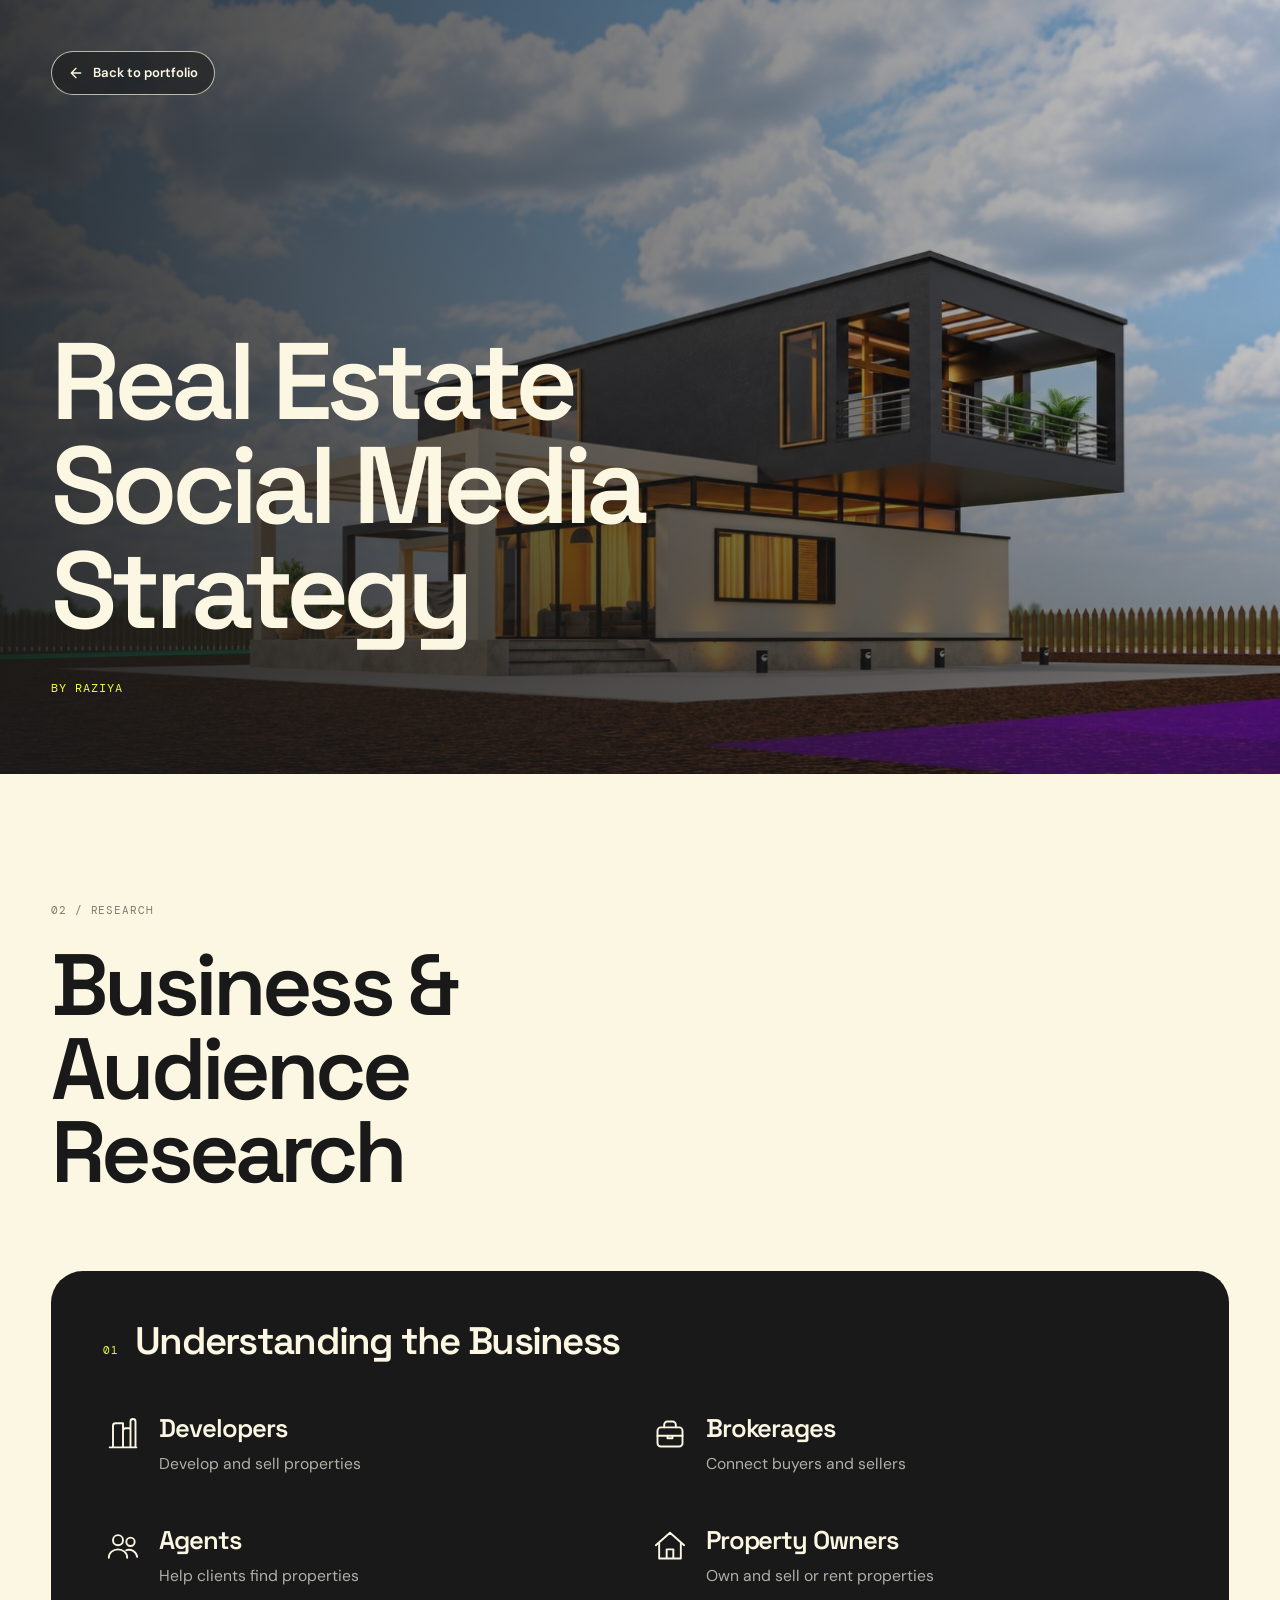
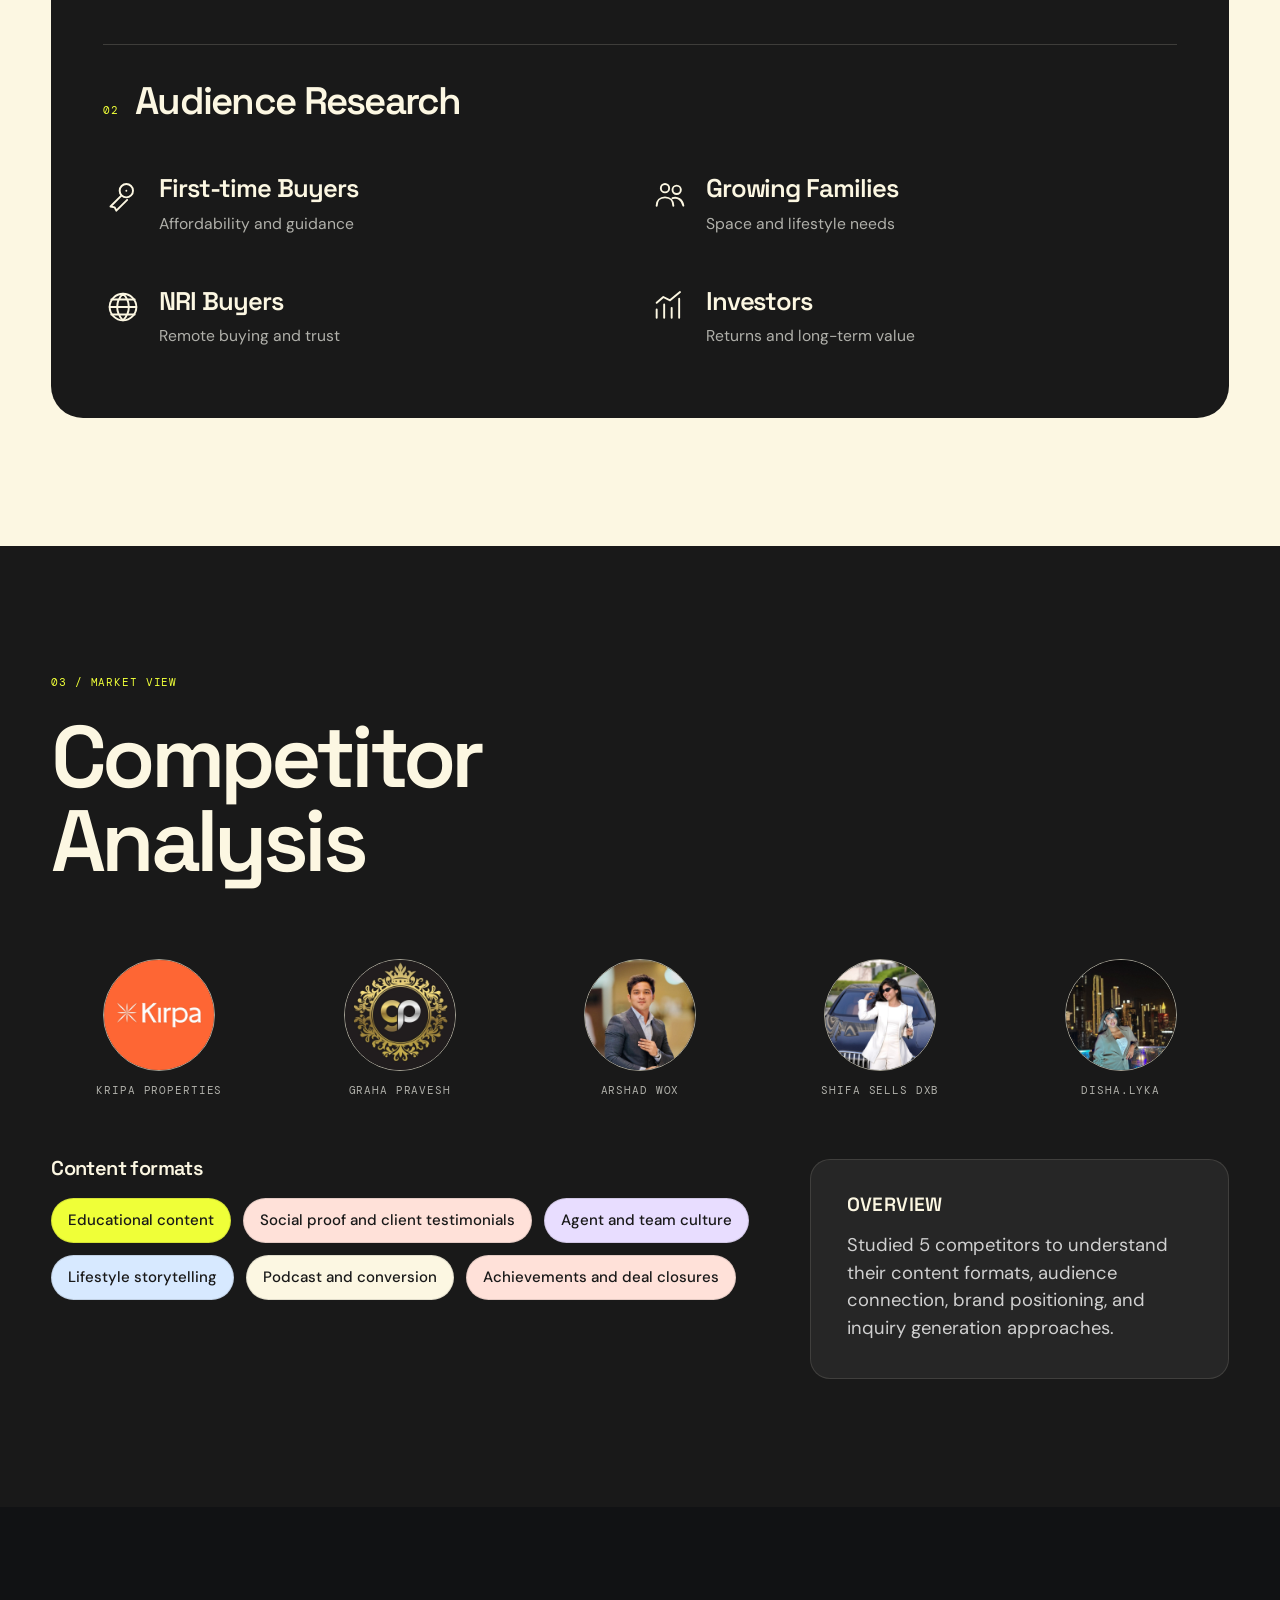
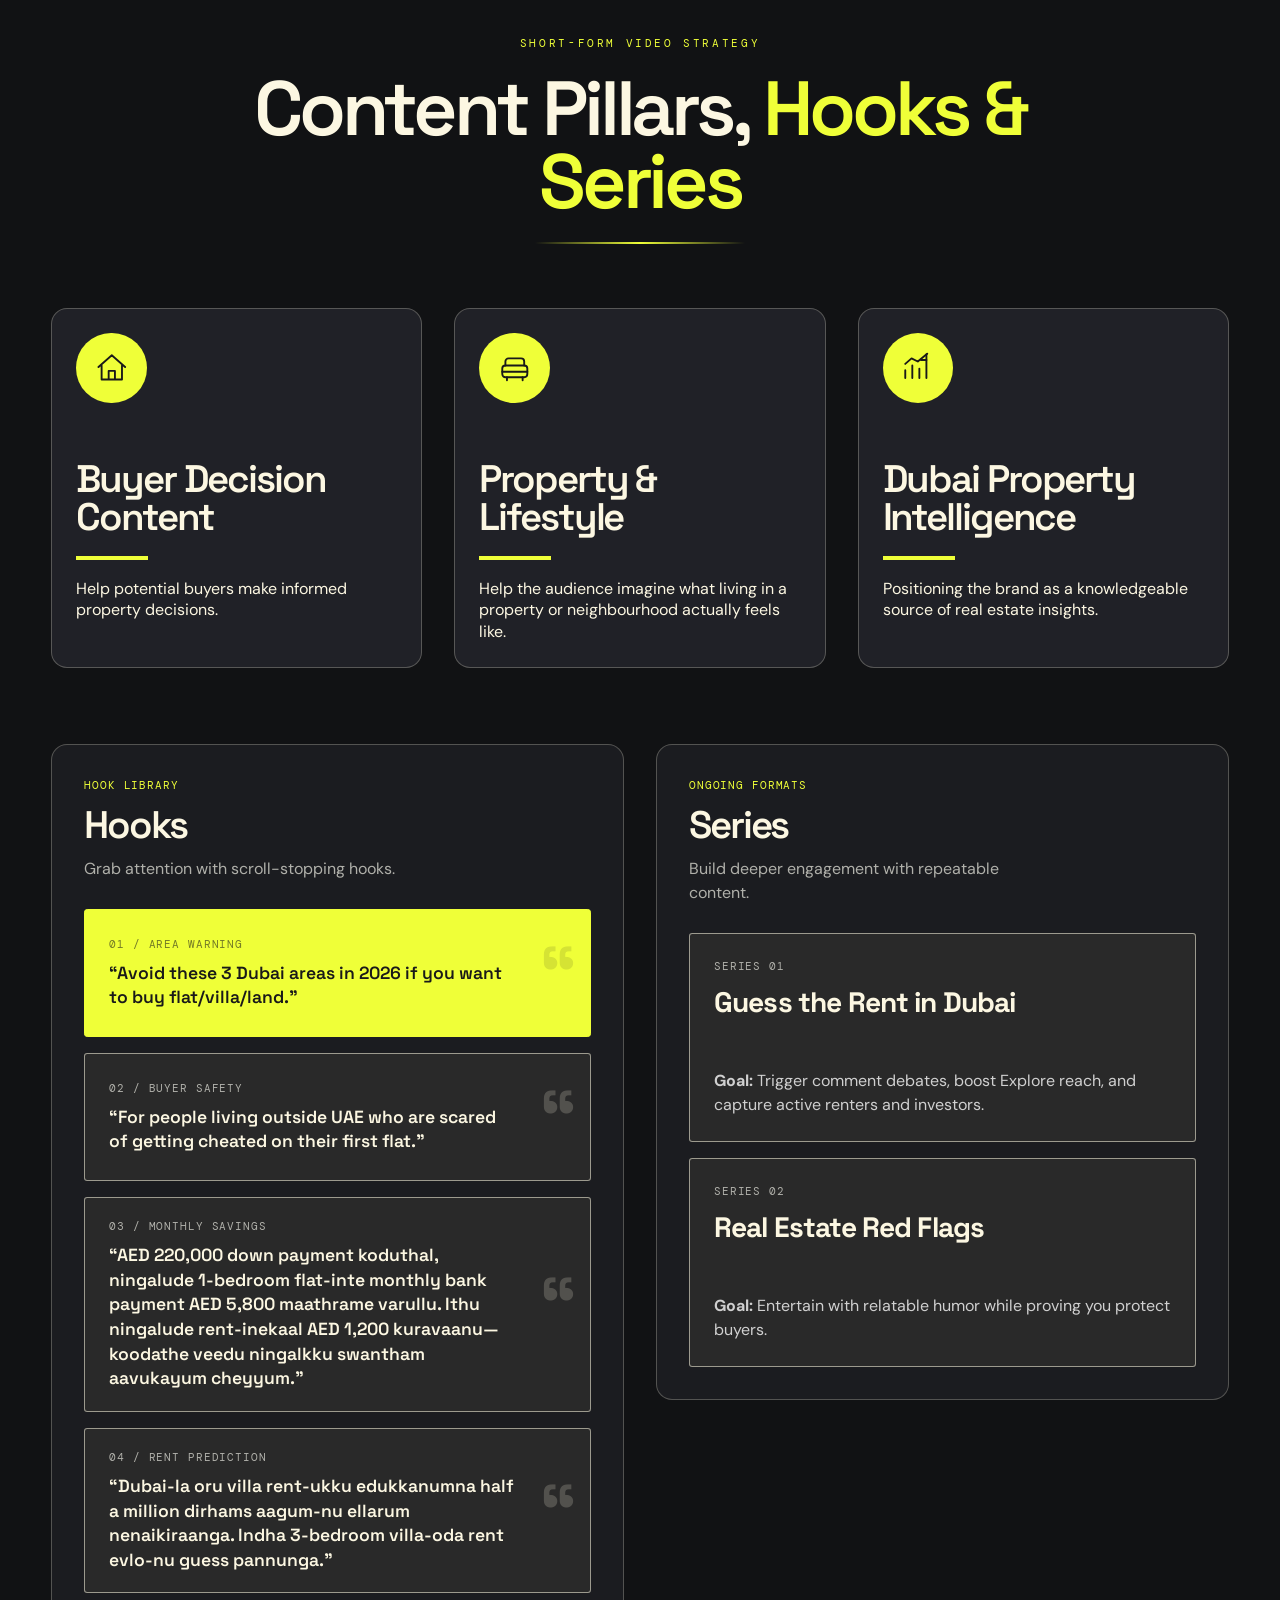
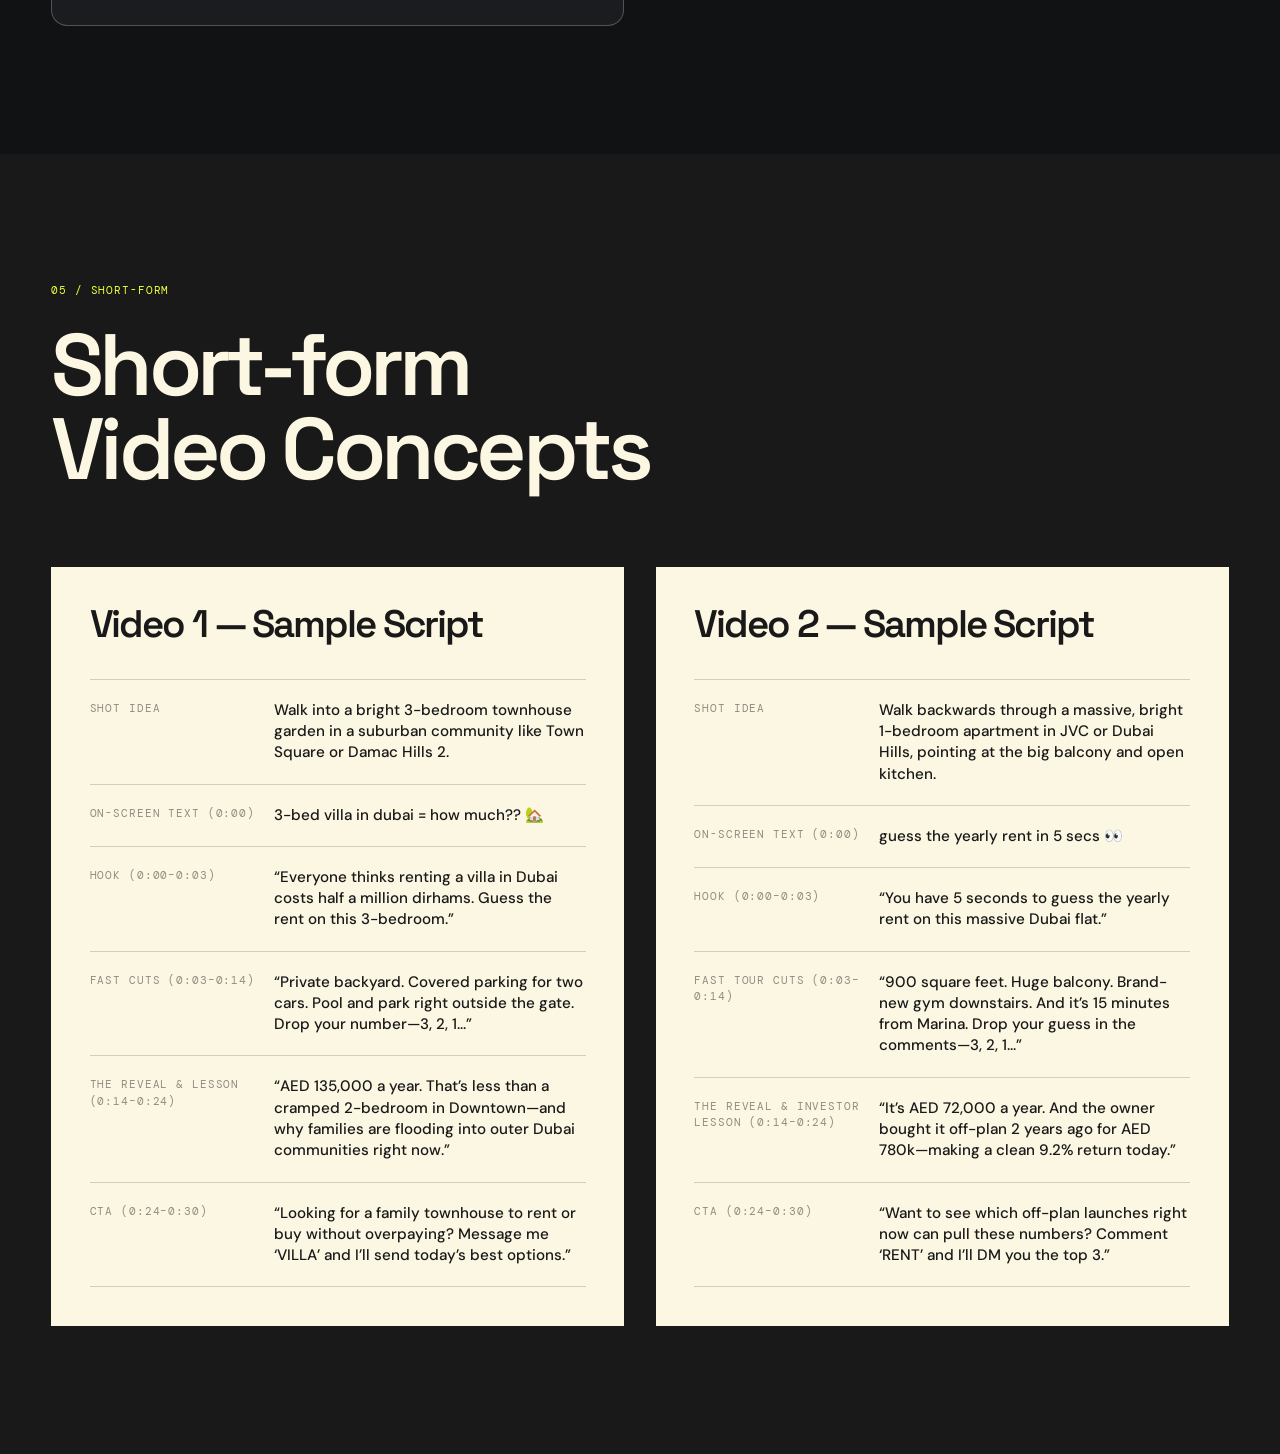
<file: realestate case studies/RSindex.html>
<!doctype html>
<html lang="en">
  <head>
    <meta charset="UTF-8" />
    <meta name="viewport" content="width=device-width, initial-scale=1.0" />
    <meta name="theme-color" content="#191919" />
    <meta name="description" content="Real Estate Social Media Strategy — a portfolio case study by Raziya." />
    <title>Real Estate Social Media Strategy — By Raziya</title>
    <link rel="preconnect" href="https://fonts.googleapis.com" />
    <link rel="preconnect" href="https://fonts.gstatic.com" crossorigin />
    <link href="https://fonts.googleapis.com/css2?family=DM+Mono:wght@400;500&family=DM+Sans:wght@400;500;600;700&family=Space+Grotesk:wght@500;600;700&display=swap" rel="stylesheet" />
    <link rel="stylesheet" href="./styles.css" />
    <script defer src="./app.js"></script>
  </head>
  <body>
    <main>
      <section class="hero" aria-labelledby="hero-title">
        <div class="hero__overlay"></div>
        <a class="hero__back" href="../index.html" aria-label="Back to Raziya's portfolio">
          <svg viewBox="0 0 24 24" aria-hidden="true"><path d="M19 12H5m7 7-7-7 7-7" /></svg>
          Back to portfolio
        </a>
        <div class="hero__content">
          <h1 id="hero-title">Real Estate<br />Social Media<br />Strategy</h1>
          <p class="hero__credit">By Raziya</p>
        </div>
      </section>

      <section class="section section--ivory" id="research" aria-labelledby="research-title">
        <div class="section__intro">
          <p class="eyebrow">02 / Research</p>
          <h2 id="research-title">Business &amp; Audience<br />Research</h2>
        </div>
        <div class="research-panel">
          <div class="research-part">
            <div class="research-part__heading"><span class="mono">01</span><h3>Understanding the Business</h3></div>
            <div class="research-card-grid">
              <article class="research-card">
                <svg viewBox="0 0 48 48" aria-hidden="true"><path d="M8 40h32M12 40V14a3 3 0 0 1 3-3h9v29M24 40V20a3 3 0 0 1 3-3h6v23M33 40V9a3 3 0 0 1 3-3h0a3 3 0 0 1 3 3v31" /></svg>
                <div><h4>Developers</h4><p>Develop and sell properties</p></div>
              </article>
              <article class="research-card">
                <svg viewBox="0 0 48 48" aria-hidden="true"><rect x="9" y="16" width="30" height="23" rx="4" /><path d="M17 16v-3a4 4 0 0 1 4-4h6a4 4 0 0 1 4 4v3M9 26h30M21 26v3h6v-3" /></svg>
                <div><h4>Brokerages</h4><p>Connect buyers and sellers</p></div>
              </article>
              <article class="research-card">
                <svg viewBox="0 0 48 48" aria-hidden="true"><circle cx="18" cy="17" r="6" /><circle cx="33" cy="19" r="5" /><path d="M7 38c0-6 5-10 11-10s11 4 11 10M28 29c6-2 12 2 13 8" /></svg>
                <div><h4>Agents</h4><p>Help clients find properties</p></div>
              </article>
              <article class="research-card">
                <svg viewBox="0 0 48 48" aria-hidden="true"><path d="m7 23 17-15 17 15M11 21v18h26V21M20 39V28h8v11" /></svg>
                <div><h4>Property Owners</h4><p>Own and sell or rent properties</p></div>
              </article>
            </div>
          </div>
          <div class="research-divider"></div>
          <div class="research-part">
            <div class="research-part__heading"><span class="mono">02</span><h3>Audience Research</h3></div>
            <div class="research-card-grid">
              <article class="research-card">
                <svg viewBox="0 0 48 48" aria-hidden="true"><circle cx="28" cy="20" r="8" /><path d="m22 26-13 13 5 1 2 4 13-13M28 20h.01" /></svg>
                <div><h4>First-time Buyers</h4><p>Affordability and guidance</p></div>
              </article>
              <article class="research-card">
                <svg viewBox="0 0 48 48" aria-hidden="true"><circle cx="18" cy="17" r="5" /><circle cx="32" cy="19" r="5" /><path d="M8 38c0-6 4-10 10-10s10 4 10 10M27 29c6-2 12 2 13 9" /></svg>
                <div><h4>Growing Families</h4><p>Space and lifestyle needs</p></div>
              </article>
              <article class="research-card">
                <svg viewBox="0 0 48 48" aria-hidden="true"><circle cx="24" cy="24" r="16" /><path d="M8 24h32M24 8c5 5 7 10 7 16s-2 11-7 16M24 8c-5 5-7 10-7 16s2 11 7 16M10 15h28M10 33h28" /></svg>
                <div><h4>NRI Buyers</h4><p>Remote buying and trust</p></div>
              </article>
              <article class="research-card">
                <svg viewBox="0 0 48 48" aria-hidden="true"><path d="M8 37V27M17 37V21M26 37V25M35 37V14M8 19l8-7 8 4 12-10" /></svg>
                <div><h4>Investors</h4><p>Returns and long-term value</p></div>
              </article>
            </div>
          </div>
        </div>
      </section>

      <section class="section section--dark" id="competitors" aria-labelledby="competitors-title">
        <div class="section__intro section__intro--wide">
          <p class="eyebrow eyebrow--lime">03 / Market view</p>
          <h2 id="competitors-title">Competitor<br />Analysis</h2>
        </div>
        <div class="competitor-avatars" aria-label="Competitor profile images">
          <figure class="competitor-avatar"><img class="competitor-avatar__image" src="./KIRPA.jpeg" alt="Kripa Properties" /><figcaption>Kripa Properties</figcaption></figure>
          <figure class="competitor-avatar"><img class="competitor-avatar__image" src="./GRAHV.jpeg" alt="Graha Pravesh" /><figcaption>Graha Pravesh</figcaption></figure>
          <figure class="competitor-avatar"><img class="competitor-avatar__image" src="./WOX.jpeg" alt="Arshad WOX" /><figcaption>Arshad WOX</figcaption></figure>
          <figure class="competitor-avatar"><img class="competitor-avatar__image" src="./SHIFA.jpeg" alt="Shifa Sells DXB" /><figcaption>Shifa Sells DXB</figcaption></figure>
          <figure class="competitor-avatar"><img class="competitor-avatar__image" src="./DISHA.jpeg" alt="Disha.Lyka" /><figcaption>Disha.Lyka</figcaption></figure>
        </div>
        <div class="competitor-details">
          <div class="competitor-formats">
            <h3 class="competitor-formats__title">Content formats</h3>
            <ul class="competitor-formats__list" aria-label="Competitor content formats">
              <li class="competitor-format competitor-format--lime">Educational content</li>
              <li class="competitor-format competitor-format--coral">Social proof and client testimonials</li>
              <li class="competitor-format competitor-format--lavender">Agent and team culture</li>
              <li class="competitor-format competitor-format--blue">Lifestyle storytelling</li>
              <li class="competitor-format competitor-format--paper">Podcast and conversion</li>
              <li class="competitor-format competitor-format--coral">Achievements and deal closures</li>
            </ul>
          </div>
          <article class="competitor-overview">
            <h3>Overview</h3>
            <p>Studied 5 competitors to understand their content formats, audience connection, brand positioning, and inquiry generation approaches.</p>
          </article>
        </div>
      </section>

      <section class="section section--dark shortform-strategy" id="shortform-strategy" aria-labelledby="shortform-strategy-title">
        <div class="shortform-intro">
          <p class="eyebrow eyebrow--lime">Short-form Video Strategy</p>
          <h2 id="shortform-strategy-title">Content Pillars, <em>Hooks &amp; Series</em></h2>
        </div>
        <div class="shortform-pillar-grid">
          <article class="shortform-pillar shortform-pillar--buyer">
            <div class="shortform-pillar__visual">
              <div class="shortform-icon"><svg viewBox="0 0 48 48" aria-hidden="true"><path d="m7 23 17-15 17 15M11 21v18h26V21M20 39V28h8v11" /></svg></div>
              <div class="shortform-pillar__copy"><h3>Buyer Decision<br />Content</h3><span></span><p>Help potential buyers make informed property decisions.</p></div>
            </div>
          </article>
          <article class="shortform-pillar shortform-pillar--lifestyle">
            <div class="shortform-pillar__visual">
              <div class="shortform-icon"><svg viewBox="0 0 48 48" aria-hidden="true"><rect x="8" y="21" width="32" height="15" rx="4" /><path d="M12 21v-5a4 4 0 0 1 4-4h16a4 4 0 0 1 4 4v5M8 29h32M14 36v4M34 36v4" /></svg></div>
              <div class="shortform-pillar__copy"><h3>Property &amp;<br />Lifestyle</h3><span></span><p>Help the audience imagine what living in a property or neighbourhood actually feels like.</p></div>
            </div>
          </article>
          <article class="shortform-pillar shortform-pillar--intelligence">
            <div class="shortform-pillar__visual">
              <div class="shortform-icon"><svg viewBox="0 0 48 48" aria-hidden="true"><path d="M8 37V27M17 37V21M26 37V25M35 37V14M8 19l8-7 8 4 12-10" /><path d="M35 7v7h-7" /></svg></div>
              <div class="shortform-pillar__copy"><h3>Dubai Property<br />Intelligence</h3><span></span><p>Positioning the brand as a knowledgeable source of real estate insights.</p></div>
            </div>
          </article>
        </div>
        <div class="shortform-lower">
          <article class="hooks-panel">
            <div class="shortform-panel__heading"><p class="eyebrow eyebrow--lime">Hook library</p><h3>Hooks</h3><p>Grab attention with scroll-stopping hooks.</p></div>
            <ul class="shortform-hook-list">
              <li><span class="shortform-hook-list__category mono">01 / Area warning</span><p>&ldquo;Avoid these 3 Dubai areas in 2026 if you want to buy flat/villa/land.&rdquo;</p></li>
              <li><span class="shortform-hook-list__category mono">02 / Buyer safety</span><p>&ldquo;For people living outside UAE who are scared of getting cheated on their first flat.&rdquo;</p></li>
              <li><span class="shortform-hook-list__category mono">03 / Monthly savings</span><p>&ldquo;AED 220,000 down payment koduthal, ningalude 1-bedroom flat-inte monthly bank payment AED 5,800 maathrame varullu. Ithu ningalude rent-inekaal AED 1,200 kuravaanu&mdash;koodathe veedu ningalkku swantham aavukayum cheyyum.&rdquo;</p></li>
              <li><span class="shortform-hook-list__category mono">04 / Rent prediction</span><p>&ldquo;Dubai-la oru villa rent-ukku edukkanumna half a million dirhams aagum-nu ellarum nenaikiraanga. Indha 3-bedroom villa-oda rent evlo-nu guess pannunga.&rdquo;</p></li>
            </ul>
          </article>
          <article class="series-panel">
            <div class="shortform-panel__heading"><p class="eyebrow eyebrow--lime">Ongoing formats</p><h3>Series</h3><p>Build deeper engagement with repeatable content.</p></div>
            <div class="shortform-series-grid">
              <article class="shortform-series"><p class="mono">Series 01</p><h4>Guess the Rent in Dubai</h4><p><strong>Goal:</strong> Trigger comment debates, boost Explore reach, and capture active renters and investors.</p></article>
              <article class="shortform-series"><p class="mono">Series 02</p><h4>Real Estate Red Flags</h4><p><strong>Goal:</strong> Entertain with relatable humor while proving you protect buyers.</p></article>
            </div>
          </article>
        </div>
      </section>

      <section class="section section--dark" id="video-concepts" aria-labelledby="video-title">
        <div class="section__intro section__intro--wide">
          <p class="eyebrow eyebrow--lime">05 / Short-form</p>
          <h2 id="video-title">Short-form<br />Video Concepts</h2>
        </div>
        <div class="video-layout">
          <article class="script-panel">
            <div class="script-panel__header"><h3>Video 1 — Sample Script</h3></div>
            <div class="script-field"><span>Shot Idea</span><strong>Walk into a bright 3-bedroom townhouse garden in a suburban community like Town Square or Damac Hills 2.</strong></div>
            <div class="script-field"><span>On-Screen Text (0:00)</span><strong>3-bed villa in dubai = how much?? &#x1F3E1;</strong></div>
            <div class="script-field"><span>Hook (0:00&ndash;0:03)</span><strong>&ldquo;Everyone thinks renting a villa in Dubai costs half a million dirhams. Guess the rent on this 3-bedroom.&rdquo;</strong></div>
            <div class="script-field"><span>Fast Cuts (0:03&ndash;0:14)</span><strong>&ldquo;Private backyard. Covered parking for two cars. Pool and park right outside the gate. Drop your number&mdash;3, 2, 1...&rdquo;</strong></div>
            <div class="script-field"><span>The Reveal &amp; Lesson (0:14&ndash;0:24)</span><strong>&ldquo;AED 135,000 a year. That&rsquo;s less than a cramped 2-bedroom in Downtown&mdash;and why families are flooding into outer Dubai communities right now.&rdquo;</strong></div>
            <div class="script-field"><span>CTA (0:24&ndash;0:30)</span><strong>&ldquo;Looking for a family townhouse to rent or buy without overpaying? Message me &lsquo;VILLA&rsquo; and I&rsquo;ll send today&rsquo;s best options.&rdquo;</strong></div>
          </article>
          <article class="script-panel">
            <div class="script-panel__header"><h3>Video 2 — Sample Script</h3></div>
            <div class="script-field"><span>Shot Idea</span><strong>Walk backwards through a massive, bright 1-bedroom apartment in JVC or Dubai Hills, pointing at the big balcony and open kitchen.</strong></div>
            <div class="script-field"><span>On-Screen Text (0:00)</span><strong>guess the yearly rent in 5 secs &#x1F440;</strong></div>
            <div class="script-field"><span>Hook (0:00&ndash;0:03)</span><strong>&ldquo;You have 5 seconds to guess the yearly rent on this massive Dubai flat.&rdquo;</strong></div>
            <div class="script-field"><span>Fast Tour Cuts (0:03&ndash;0:14)</span><strong>&ldquo;900 square feet. Huge balcony. Brand-new gym downstairs. And it&rsquo;s 15 minutes from Marina. Drop your guess in the comments&mdash;3, 2, 1...&rdquo;</strong></div>
            <div class="script-field"><span>The Reveal &amp; Investor Lesson (0:14&ndash;0:24)</span><strong>&ldquo;It&rsquo;s AED 72,000 a year. And the owner bought it off-plan 2 years ago for AED 780k&mdash;making a clean 9.2% return today.&rdquo;</strong></div>
            <div class="script-field"><span>CTA (0:24&ndash;0:30)</span><strong>&ldquo;Want to see which off-plan launches right now can pull these numbers? Comment &lsquo;RENT&rsquo; and I&rsquo;ll DM you the top 3.&rdquo;</strong></div>
          </article>
        </div>
      </section>

    </main>
  </body>
</html>
</file>
<file: realestate case studies/styles.css>
:root {
  --charcoal: #191919;
  --lime: #efff38;
  --ivory: #fcf7e2;
  --paper: #f5f3ed;
  --grey: #b0b0aa;
  --blue: #8ca0a3;
  --line-dark: rgba(252, 247, 226, 0.2);
  --line-light: rgba(25, 25, 25, 0.18);
  --sans: 'DM Sans', Arial, sans-serif;
  --display: 'Space Grotesk', 'DM Sans', Arial, sans-serif;
  --mono: 'DM Mono', monospace;
  --max: 1240px;
  --gutter: clamp(1.25rem, 4vw, 4.75rem);
}

* { box-sizing: border-box; }
html { scroll-behavior: smooth; }
body { margin: 0; background: var(--charcoal); color: var(--charcoal); font-family: var(--sans); font-size: 16px; line-height: 1.5; -webkit-font-smoothing: antialiased; }
main { overflow: hidden; }
h1, h2, h3, p, ul, figure { margin: 0; }
h1, h2, h3 { font-family: var(--display); font-weight: 600; letter-spacing: -0.055em; line-height: 0.96; }
h1 { color: var(--ivory); font-size: clamp(3.25rem, 8.5vw, 8.75rem); }
h2 { font-size: clamp(2.75rem, 6.8vw, 6.75rem); }
h3 { font-size: clamp(1.35rem, 2vw, 2rem); }
ul { list-style: none; padding: 0; }
.mono, .eyebrow, .report-block__number, .hero__credit, .placeholder-list span, .analysis-list span, .script-field span, figcaption { font-family: var(--mono); font-size: 0.68rem; letter-spacing: 0.08em; text-transform: uppercase; }

.hero { min-height: 86svh; position: relative; isolation: isolate; display: flex; align-items: flex-end; padding: clamp(2rem, 6vw, 5.5rem) var(--gutter); background: var(--charcoal) url('./R1.jpeg') center/cover no-repeat; color: var(--ivory); }
.hero__overlay { position: absolute; inset: 0; z-index: -1; background: linear-gradient(90deg, rgba(25,25,25,0.86) 0%, rgba(25,25,25,0.56) 48%, rgba(25,25,25,0.22) 100%), linear-gradient(0deg, rgba(25,25,25,0.45), transparent 60%); }
.hero__back { position: absolute; top: var(--gutter); left: var(--gutter); z-index: 1; display: inline-flex; align-items: center; gap: 0.55rem; min-height: 44px; padding: 0 1rem; border: 1px solid rgba(252,247,226,0.7); border-radius: 999px; background: rgba(25,25,25,0.58); color: var(--ivory); font-size: 0.82rem; font-weight: 600; text-decoration: none; backdrop-filter: blur(8px); transition: background 0.2s ease, color 0.2s ease; }
.hero__back:hover { background: var(--lime); color: var(--charcoal); }
.hero__back:focus-visible { outline: 3px solid var(--lime); outline-offset: 4px; }
.hero__back svg { width: 1rem; height: 1rem; fill: none; stroke: currentColor; stroke-width: 2; stroke-linecap: round; stroke-linejoin: round; }
.hero__content { max-width: 900px; }
.hero__credit { color: var(--lime); margin-top: 2.25rem; font-size: 0.76rem; }
.hero__index { position: absolute; top: var(--gutter); right: var(--gutter); color: var(--lime); }

.section { padding: clamp(5rem, 10vw, 9.5rem) var(--gutter); }
.section > * { width: min(100%, var(--max)); margin-inline: auto; }
.section__intro { margin-bottom: clamp(3rem, 6vw, 5.5rem); }
.section__intro--wide { max-width: var(--max); }
.section__intro h2 { max-width: 760px; }
.section__note { max-width: 360px; margin-top: 2rem; color: rgba(25,25,25,0.65); font-size: 0.95rem; }
.section__note--muted { color: var(--grey); }
.eyebrow { color: rgba(25,25,25,0.56); margin-bottom: 1.55rem; }
.eyebrow--lime { color: var(--lime); }
.section--dark { background: var(--charcoal); color: var(--ivory); }
.section--ivory { background: var(--ivory); }
.section--paper { background: var(--paper); }

.research-panel { padding: clamp(1.5rem, 4vw, 3.5rem); background: var(--charcoal); color: var(--ivory); border: 1px solid rgba(25,25,25,0.26); border-radius: 2rem; }
.research-part__heading { display: flex; align-items: baseline; gap: 1rem; }
.research-part__heading > span { color: var(--lime); }
.research-part__heading h3 { color: var(--ivory); font-size: clamp(1.55rem, 3vw, 2.8rem); letter-spacing: -0.045em; }
.research-card-grid { display: grid; grid-template-columns: repeat(2, minmax(0, 1fr)); gap: 0.9rem 1.2rem; margin-top: 2.2rem; }
.research-card { display: flex; align-items: flex-start; gap: 1rem; min-width: 0; padding: 1.2rem 0; }
.research-card svg { flex: 0 0 2.5rem; width: 2.5rem; height: 2.5rem; fill: none; stroke: var(--ivory); stroke-width: 2.3; stroke-linecap: round; stroke-linejoin: round; }
.research-card h4 { margin: 0; color: var(--ivory); font-family: var(--display); font-size: clamp(1.15rem, 2vw, 1.7rem); font-weight: 600; letter-spacing: -0.04em; line-height: 1.1; }
.research-card p { margin-top: 0.65rem; color: var(--grey); font-size: 0.98rem; line-height: 1.35; }
.research-divider { height: 1px; margin: clamp(1.2rem, 3vw, 2.5rem) 0; background: rgba(252,247,226,0.16); }

.competitor-avatars { display: grid; grid-template-columns: repeat(5, minmax(0, 1fr)); gap: 1.5rem; padding: 0 0 3rem; }
.competitor-avatar { min-width: 0; display: flex; flex-direction: column; align-items: center; margin: 0; text-align: center; }
.competitor-avatar__image { position: relative; width: 112px; height: 112px; display: block; flex: 0 0 auto; border: 1px solid rgba(252,247,226,0.62); border-radius: 50%; object-fit: cover; }
.competitor-avatar figcaption { width: 100%; min-height: 2.5em; margin-top: 0.8rem; color: var(--grey); line-height: 1.25; }
.competitor-details { display: grid; grid-template-columns: minmax(0, 1.35fr) minmax(280px, 0.8fr); gap: clamp(1.5rem, 4vw, 4rem); align-items: start; }
.competitor-formats__title { margin-bottom: 1.25rem; color: var(--ivory); font-size: 1.25rem; letter-spacing: -0.03em; }
.competitor-formats__list { display: flex; flex-wrap: wrap; gap: 0.75rem; margin: 0; }
.competitor-format { max-width: 100%; padding: 0.75rem 1rem; border: 1px solid rgba(25,25,25,0.12); border-radius: 999px; color: var(--charcoal); font-size: 0.94rem; font-weight: 500; line-height: 1.25; }
.competitor-format--lime { background: var(--lime); }
.competitor-format--coral { background: #ffe1d9; }
.competitor-format--lavender { background: #e8ddff; }
.competitor-format--blue { background: #d7e9ff; }
.competitor-format--paper { background: var(--ivory); }
.competitor-overview { padding: clamp(1.5rem, 3vw, 2.25rem); border: 1px solid rgba(252,247,226,0.12); border-radius: 1.25rem; background: #262626; }
.competitor-overview h3 { color: var(--ivory); font-size: 1.2rem; letter-spacing: 0.02em; text-transform: uppercase; }
.competitor-overview p { margin-top: 1.1rem; color: #d0d0d0; font-size: clamp(1rem, 1.5vw, 1.15rem); line-height: 1.5; }

.shortform-strategy { position: relative; background: #111214; }
.shortform-intro { max-width: 980px; margin: 0 auto clamp(3rem, 5vw, 5rem); text-align: center; }
.shortform-intro .eyebrow { margin-bottom: 1.25rem; letter-spacing: 0.24em; }
.shortform-intro h2 { color: var(--ivory); font-size: clamp(2.5rem, 6vw, 6rem); }
.shortform-intro h2 em { color: var(--lime); font-style: normal; }
.shortform-intro::after { content: ''; display: block; width: 210px; height: 2px; margin: 1.4rem auto 0; background: linear-gradient(90deg, transparent, var(--lime), transparent); }
.shortform-pillar-grid { display: grid; grid-template-columns: repeat(3, minmax(0, 1fr)); gap: clamp(1rem, 2.5vw, 2.5rem); align-items: stretch; }
.shortform-pillar { display: flex; min-width: 0; }
.shortform-pillar__visual { width: 100%; height: 100%; min-height: 360px; display: flex; flex-direction: column; justify-content: space-between; gap: 2rem; padding: 1.5rem; border: 1px solid rgba(252,247,226,0.25); border-radius: 1rem; background: #202127; }
.shortform-icon { width: 4.4rem; height: 4.4rem; display: grid; place-items: center; border-radius: 50%; background: var(--lime); color: var(--charcoal); }
.shortform-pillar .shortform-icon { flex: 0 0 4.4rem; }
.shortform-icon svg { width: 2.35rem; height: 2.35rem; fill: none; stroke: currentColor; stroke-width: 2.4; stroke-linecap: round; stroke-linejoin: round; }
.shortform-pillar__copy { padding: 0; }
.shortform-pillar__copy h3 { color: var(--ivory); font-size: clamp(1.75rem, 3vw, 3rem); line-height: 0.98; }
.shortform-pillar__copy span { display: block; width: 4.5rem; height: 4px; margin: 1.3rem 0 1.1rem; background: var(--lime); }
.shortform-pillar__copy p { max-width: 320px; min-height: 4.05em; color: var(--ivory); font-size: 1rem; line-height: 1.35; }
.shortform-lower { display: grid; grid-template-columns: repeat(2, minmax(0, 1fr)); gap: clamp(1rem, 2.5vw, 2.5rem); margin-top: clamp(3rem, 6vw, 5rem); align-items: start; }
.hooks-panel, .series-panel { min-width: 0; display: flex; flex-direction: column; padding: clamp(1.25rem, 2.5vw, 2rem); border: 1px solid rgba(252,247,226,0.25); border-radius: 1rem; background: #1b1c20; }
.shortform-panel__heading { margin-bottom: 1.75rem; }
.shortform-panel__heading .eyebrow { margin-bottom: 0.85rem; }
.shortform-panel__heading h3 { color: var(--ivory); font-size: clamp(1.8rem, 3vw, 2.5rem); }
.shortform-panel__heading > p:last-child { max-width: 340px; margin-top: 0.8rem; color: var(--grey); font-size: 1rem; line-height: 1.5; }
.shortform-hook-list { display: grid; gap: 1rem; margin: 0; padding: 0; }
.shortform-hook-list li { position: relative; min-height: 128px; display: flex; flex-direction: column; justify-content: center; gap: 0.55rem; padding: 1.25rem 4.5rem 1.25rem 1.5rem; border: 1px solid rgba(252,247,226,0.55); border-radius: 0.2rem; background: #292929; color: var(--ivory); }
.shortform-hook-list li::after { content: '\201C'; position: absolute; top: 50%; right: 0.8rem; transform: translateY(-50%); color: rgba(252,247,226,0.2); font-family: var(--display); font-size: 4.5rem; font-weight: 700; line-height: 1; }
.shortform-hook-list li:first-child { border-color: var(--lime); background: var(--lime); color: var(--charcoal); }
.shortform-hook-list li:first-child::after { color: rgba(25,25,25,0.12); }
.shortform-hook-list__category { color: var(--grey); font-size: 0.68rem; }
.shortform-hook-list li:first-child .shortform-hook-list__category { color: rgba(25,25,25,0.58); }
.shortform-hook-list li > p { font-family: var(--display); font-size: clamp(1.1rem, 1.3vw, 1.25rem); font-weight: 600; line-height: 1.4; }
.shortform-series-grid { display: grid; gap: 1rem; }
.shortform-series { position: relative; min-width: 0; display: flex; flex-direction: column; justify-content: center; padding: 1.5rem; border: 1px solid rgba(252,247,226,0.55); border-radius: 0.2rem; background: #292929; }
.shortform-series > .mono { color: var(--grey); }
.shortform-series h4 { margin-top: 0.75rem; color: var(--ivory); font-family: var(--display); font-size: clamp(1.45rem, 2.2vw, 1.9rem); letter-spacing: -0.03em; line-height: 1.15; }
.shortform-series > p:last-child { margin-top: 0.8rem; color: #d0d0d0; font-size: 1rem; line-height: 1.5; }

.video-layout { display: grid; grid-template-columns: repeat(2, minmax(0, 1fr)); gap: clamp(1rem, 2.5vw, 2.5rem); align-items: stretch; }
.script-panel { min-width: 0; height: 100%; background: var(--ivory); color: var(--charcoal); padding: clamp(1.35rem, 3vw, 2.8rem); }
.script-panel__header { padding-bottom: 2.25rem; border-bottom: 1px solid var(--line-light); }
.script-panel__header h3 { font-size: clamp(1.7rem, 3vw, 3rem); }
.script-field { display: grid; grid-template-columns: 34% 1fr; gap: 1rem; padding: 1.25rem 0; border-bottom: 1px solid var(--line-light); }
.script-field span { color: rgba(25,25,25,0.48); }
.script-field strong { font-size: 0.95rem; font-weight: 500; line-height: 1.4; }

@media (max-width: 980px) {
  .research-grid { grid-template-columns: repeat(2, 1fr); }
  .report-block:nth-child(2) { border-right: 0; }
  .report-block:nth-child(3), .report-block:nth-child(4) { border-top: 1px solid var(--line-light); }
  .report-block:nth-child(3) { padding-left: 0; }
  .competitor-details { grid-template-columns: 1fr; }
  .shortform-pillar-grid { grid-template-columns: repeat(2, minmax(0, 1fr)); }
  .shortform-pillar:last-child { grid-column: 1 / -1; max-width: calc(50% - 0.5rem); justify-self: center; }
}

@media (max-width: 700px) {
  body { font-size: 15px; }
  .hero { min-height: 78svh; }
  .hero__index { display: none; }
  .section { padding-block: 4.5rem; }
  .section__intro { margin-bottom: 3rem; }
  .section__note { margin-top: 1.5rem; }
  .research-card-grid { grid-template-columns: 1fr; }
  .research-panel { padding: 1.25rem; border-radius: 1.25rem; }
  .research-part__heading { gap: 0.7rem; }
  .research-part__heading h3 { font-size: 1.55rem; }
  .research-card { padding: 0.85rem 0; }
  .research-card svg { flex-basis: 2.1rem; width: 2.1rem; height: 2.1rem; }
  .shortform-intro { text-align: left; }
  .shortform-intro::after { margin-left: 0; }
  .shortform-pillar-grid { grid-template-columns: 1fr; }
  .shortform-pillar:last-child { grid-column: auto; max-width: none; }
  .shortform-lower { grid-template-columns: 1fr; margin-top: 3.5rem; }
  .video-layout { grid-template-columns: 1fr; }
  .report-block, .report-block:not(:first-child) { min-height: auto; padding: 1.35rem 0; border-right: 0; border-top: 1px solid var(--line-light); }
  .report-block:first-child { border-top: 0; }
  .report-block__number { margin-bottom: 1.6rem; }
  .report-block h3 { margin-bottom: 1.4rem; }
  .report-block--accent { padding: 1.35rem; margin-top: 0; }
  .competitor-avatars { grid-template-columns: repeat(2, minmax(0, 1fr)); gap: 1.5rem 1rem; padding-bottom: 2.5rem; }
  .competitor-avatar__image { width: 96px; height: 96px; }
  .competitor-avatar figcaption { max-width: 150px; }
  .script-panel { margin-inline: -0.25rem; }
  .script-field { grid-template-columns: 1fr; gap: 0.45rem; }
}

@media (prefers-reduced-motion: reduce) {
  html { scroll-behavior: auto; }
}
</file>
